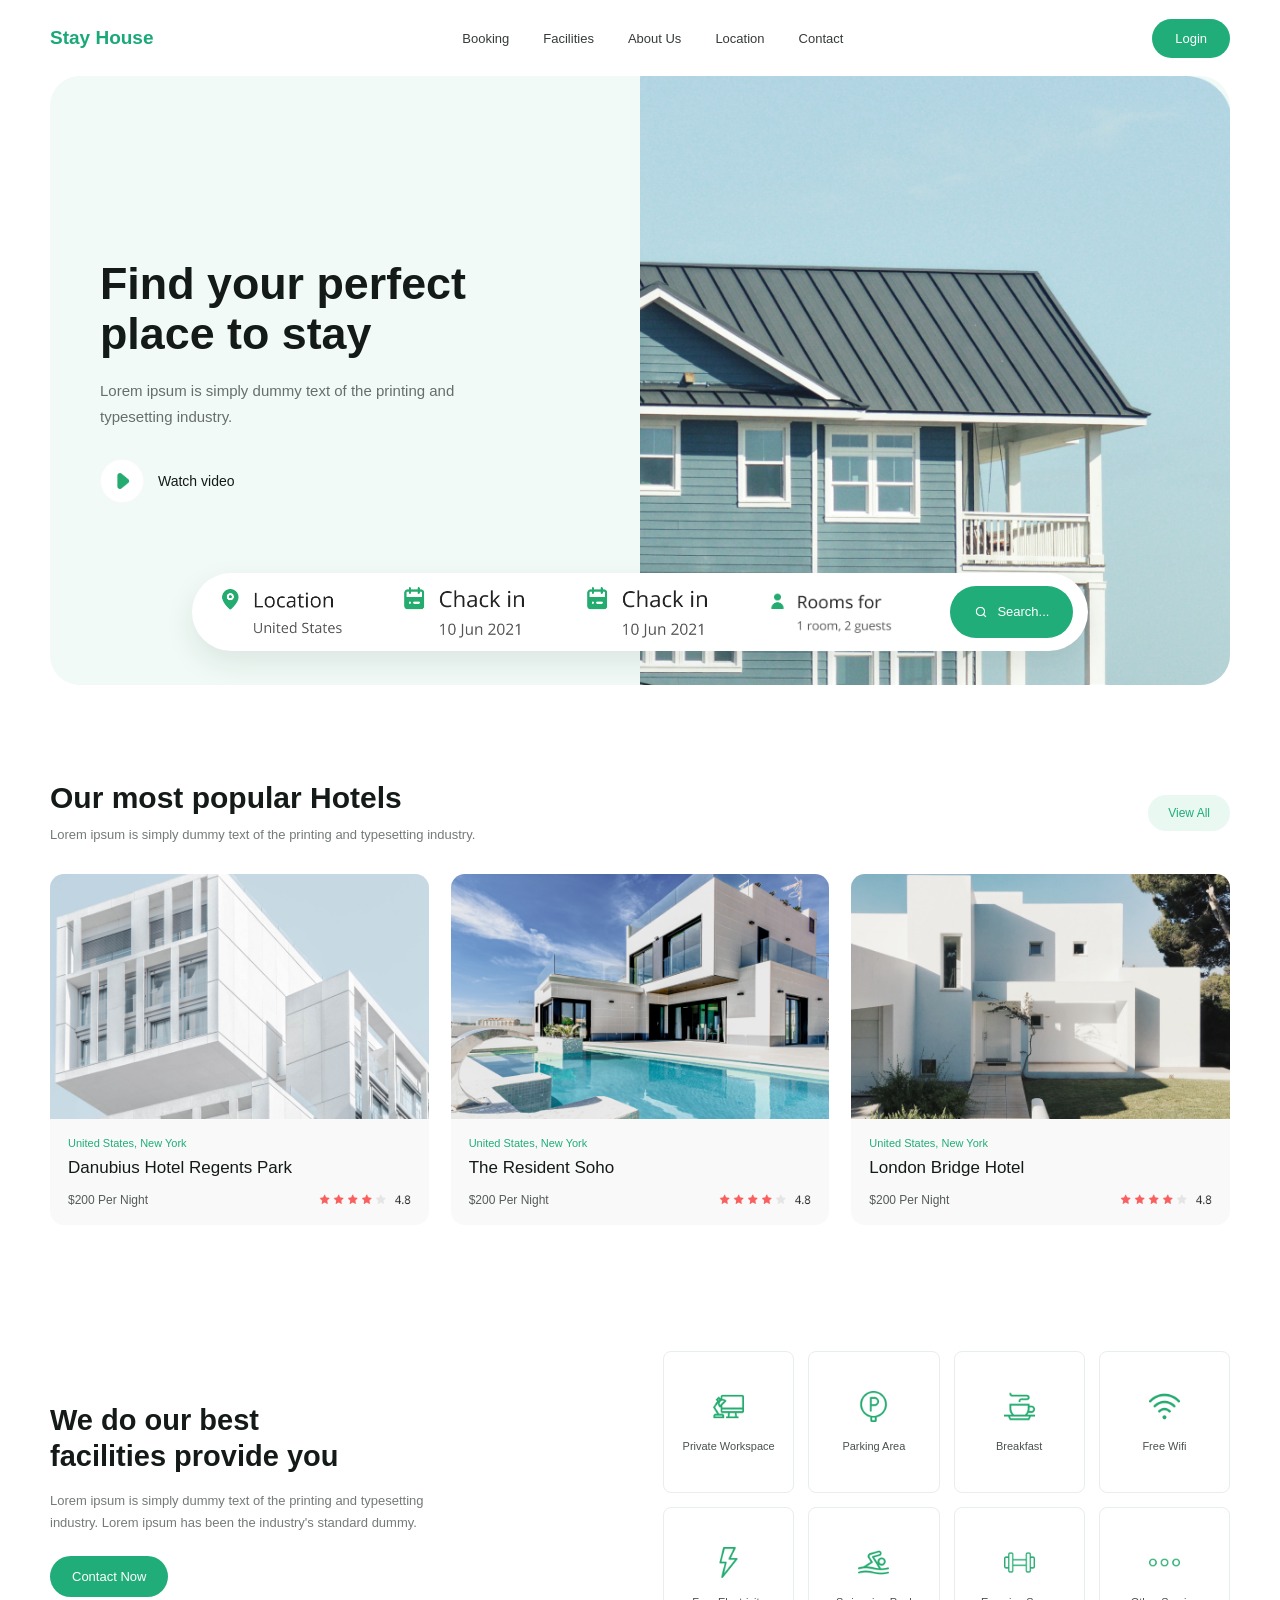
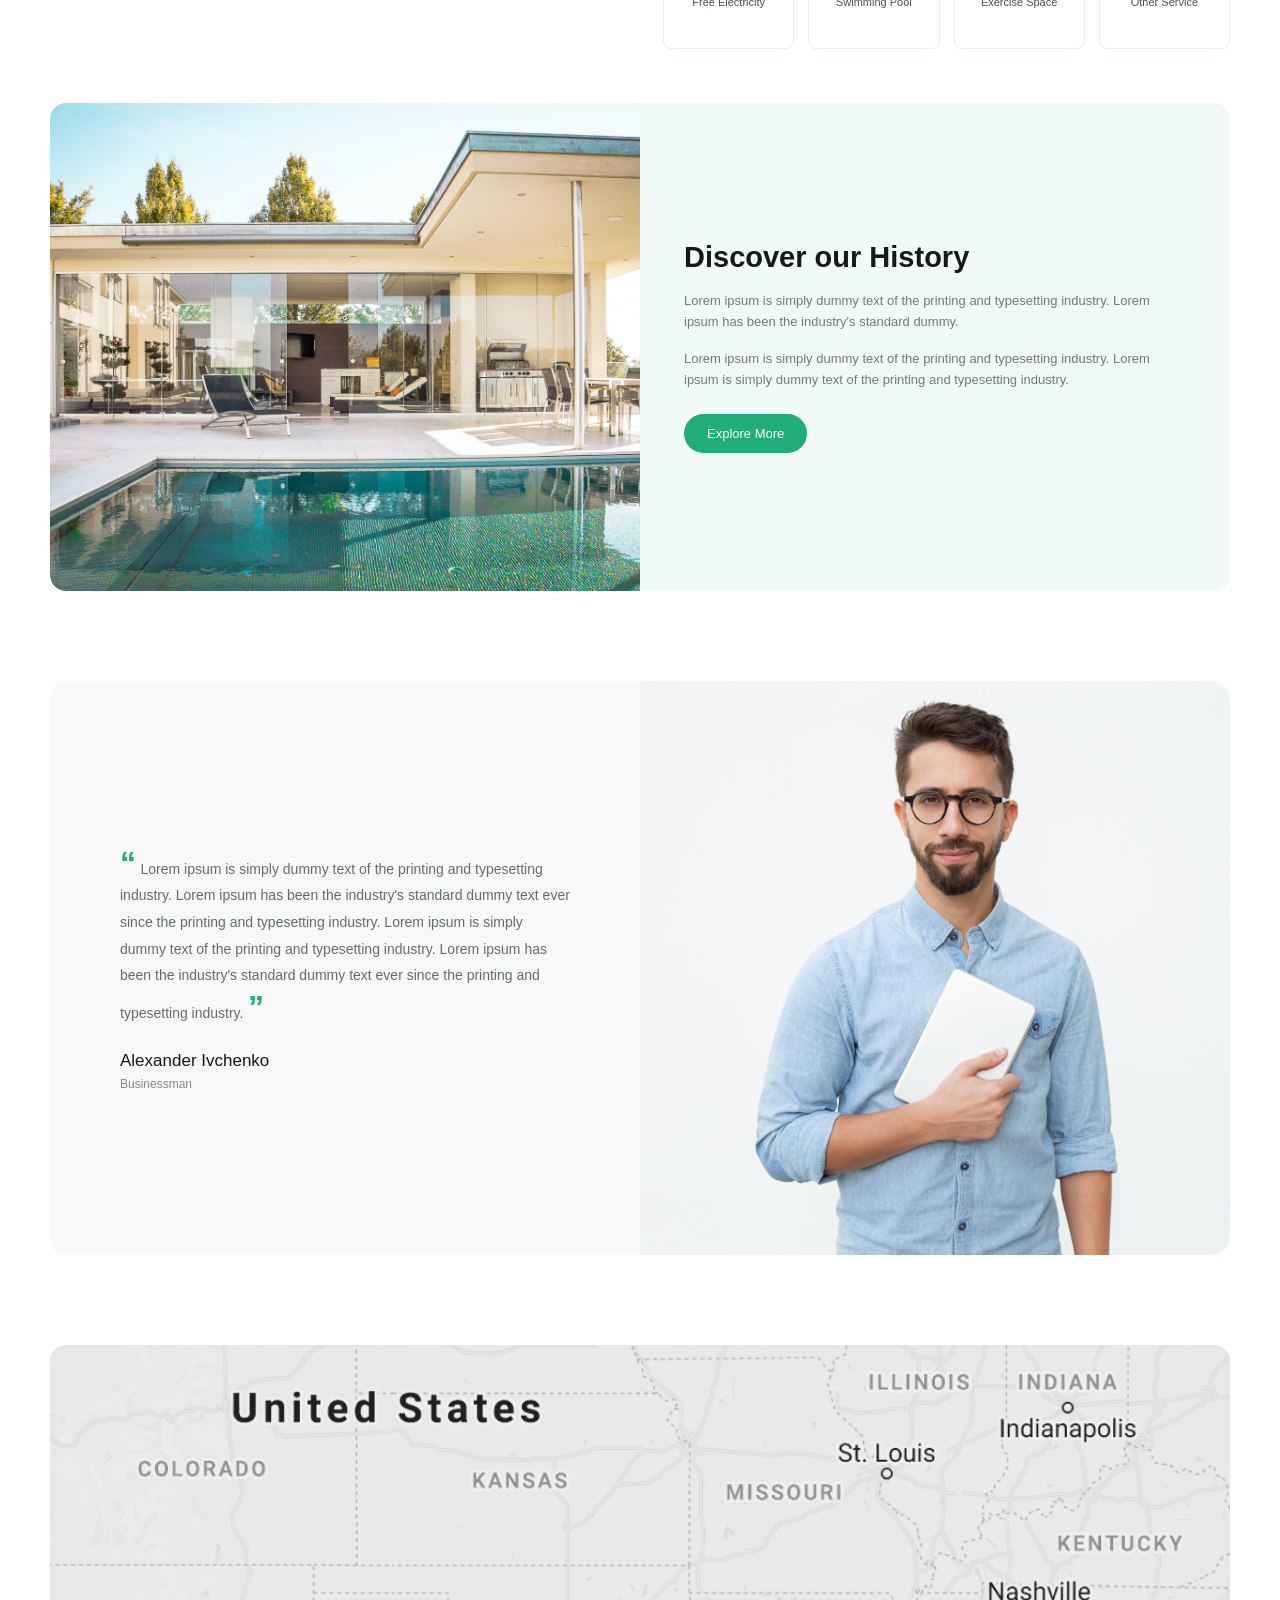
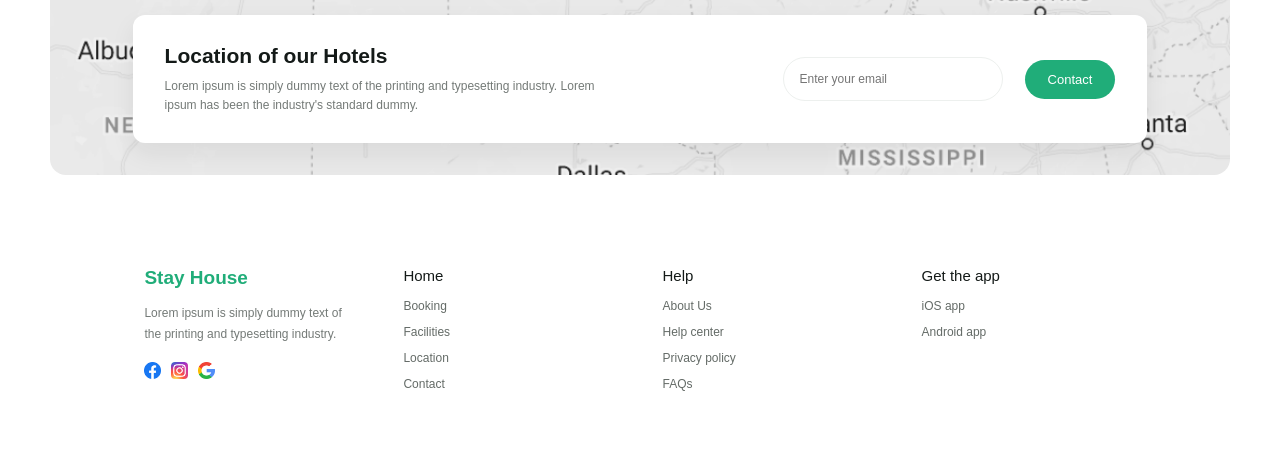
<file: work.html>
<!DOCTYPE html>
<html lang="en">
<head>
  <meta charset="UTF-8">
  <meta name="viewport" content="width=device-width, initial-scale=1.0">
  <title>Stay House</title>
  <link rel="stylesheet" href="stile.css">
</head>
<body>
  <div class="саҳифа">
    <div class="сарлавҳа">
      <div class="нишона">Stay House</div>
      <div class="меню">
        <div class="пайванд">Booking</div>
        <div class="пайванд">Facilities</div>
        <div class="пайванд">About Us</div>
        <div class="пайванд">Location</div>
        <div class="пайванд">Contact</div>
      </div>
      <button class="ворид">Login</button>
    </div>

    <div class="аввал">
      <div class="матниАввал">
        <h1 class="сарлавҳаиАввал">Find your perfect<br>place to stay</h1>
        <p class="тавсифиАввал">Lorem ipsum is simply dummy text of the printing and typesetting industry.</p>
        <div class="намоиш">
          <img class="тугмаиНавозиш" src="image copy 5.png" alt="">
          <p class="матниНавозиш">Watch video</p>
        </div>
      </div>
      <div class="аксиАввал">
        <img class="хона" src="image.png" alt="A blue house by the coast">
      </div>
      <div class="ҷустуҷӯ">
        <div class="майдон">
          <img class="тасвирМайдон" src="image copy.png" alt="Location, United States">
        </div>
        <div class="майдон">
          <img class="тасвирМайдон" src="image copy 2.png" alt="Check in, 10 Jun 2021">
        </div>
        <div class="майдон">
          <img class="тасвирМайдон" src="image copy 2.png" alt="Check in, 10 Jun 2021">
        </div>
        <div class="майдон">
          <img class="тасвирМайдон" src="image copy 3.png" alt="Rooms for, 1 room, 2 guests">
        </div>
        <button class="ҷустуҷӯТугма">
          <img class="иконаиҶустуҷӯ" src="image copy 4.png" alt="">
          Search...
        </button>
      </div>
    </div>

    <div class="меҳмонхонаҳо">
      <div class="сарлавҳаиБахш">
        <div>
          <h2 class="унвониБахш">Our most popular Hotels</h2>
          <p class="тавсифиБахш">Lorem ipsum is simply dummy text of the printing and typesetting industry.</p>
        </div>
        <button class="ҳама">View All</button>
      </div>
      <div class="кортҳо">
        <div class="корт">
          <img class="аксиКорт" src="image copy 6.png" alt="Modern white hotel">
          <div class="матниКорт">
            <p class="номиМинтақа">United States, New York</p>
            <h3 class="номиМеҳмонхона">Danubius Hotel Regents Park</h3>
            <div class="ҷузъиётиКорт">
              <p class="нарх">$200 Per Night</p>
              <img class="баҳо" src="image copy 9.png" alt="Rated 4.8 out of 5">
            </div>
          </div>
        </div>
        <div class="корт">
          <img class="аксиКорт" src="image copy 7.png" alt="Modern hotel beside a swimming pool">
          <div class="матниКорт">
            <p class="номиМинтақа">United States, New York</p>
            <h3 class="номиМеҳмонхона">The Resident Soho</h3>
            <div class="ҷузъиётиКорт">
              <p class="нарх">$200 Per Night</p>
              <img class="баҳо" src="image copy 9.png" alt="Rated 4.8 out of 5">
            </div>
          </div>
        </div>
        <div class="корт">
          <img class="аксиКорт" src="image copy 8.png" alt="White villa with a garden">
          <div class="матниКорт">
            <p class="номиМинтақа">United States, New York</p>
            <h3 class="номиМеҳмонхона">London Bridge Hotel</h3>
            <div class="ҷузъиётиКорт">
              <p class="нарх">$200 Per Night</p>
              <img class="баҳо" src="image copy 9.png" alt="Rated 4.8 out of 5">
            </div>
          </div>
        </div>
      </div>
    </div>

    <div class="имкониятҳо">
      <div class="матниИмконият">
        <h2 class="унвониИмконият">We do our best<br>facilities provide you</h2>
        <p class="тавсифиИмконият">Lorem ipsum is simply dummy text of the printing and typesetting industry. Lorem ipsum has been the industry's standard dummy.</p>
        <button class="тамос">Contact Now</button>
      </div>
      <div class="рӯйхатиИмконият">
        <div class="имконият">
          <img class="иконаиИмконият" src="image copy 10.png" alt="">
          <p class="номиИмконият">Private Workspace</p>
        </div>
        <div class="имконият">
          <img class="иконаиИмконият" src="image copy 11.png" alt="">
          <p class="номиИмконият">Parking Area</p>
        </div>
        <div class="имконият">
          <img class="иконаиИмконият" src="image copy 12.png" alt="">
          <p class="номиИмконият">Breakfast</p>
        </div>
        <div class="имконият">
          <img class="иконаиИмконият" src="image copy 13.png" alt="">
          <p class="номиИмконият">Free Wifi</p>
        </div>
        <div class="имконият">
          <img class="иконаиИмконият" src="image copy 14.png" alt="">
          <p class="номиИмконият">Free Electricity</p>
        </div>
        <div class="имконият">
          <img class="иконаиИмконият" src="image copy 15.png" alt="">
          <p class="номиИмконият">Swimming Pool</p>
        </div>
        <div class="имконият">
          <img class="иконаиИмконият" src="image copy 16.png" alt="">
          <p class="номиИмконият">Exercise Space</p>
        </div>
        <div class="имконият">
          <img class="иконаиИмконият" src="image copy 17.png" alt="">
          <p class="номиИмконият">Other Service</p>
        </div>
      </div>
    </div>

    <div class="таърих">
      <img class="аксиТаърих" src="image copy 18.png" alt="A sunny hotel with a swimming pool">
      <div class="матниТаърих">
        <h2 class="унвониТаърих">Discover our History</h2>
        <p class="тавсифиТаърих">Lorem ipsum is simply dummy text of the printing and typesetting industry. Lorem ipsum has been the industry's standard dummy.</p>
        <p class="тавсифиТаърих">Lorem ipsum is simply dummy text of the printing and typesetting industry. Lorem ipsum is simply dummy text of the printing and typesetting industry.</p>
        <button class="бештар">Explore More</button>
      </div>
    </div>

    <div class="назар">
      <div class="матниНазар">
        <p class="иқтибос">“</p>
        <p class="тавсифиНазар">Lorem ipsum is simply dummy text of the printing and typesetting industry. Lorem ipsum has been the industry's standard dummy text ever since the printing and typesetting industry. Lorem ipsum is simply dummy text of the printing and typesetting industry. Lorem ipsum has been the industry's standard dummy text ever since the printing and typesetting industry.</p>
        <p class="иқтибосПоён">”</p>
        <h3 class="номиМизоҷ">Alexander Ivchenko</h3>
        <p class="вазифа">Businessman</p>
      </div>
      <img class="аксиМизоҷ" src="image copy 19.png" alt="Map of the United States">
    </div>

    <div class="харита">
      <img class="аксиХарита" src="image copy 20.png" alt="A hotel guest">
      <div class="кортХарита">
        <div class="матниХарита">
          <h2 class="унвониХарита">Location of our Hotels</h2>
          <p class="тавсифиХарита">Lorem ipsum is simply dummy text of the printing and typesetting industry. Lorem ipsum has been the industry's standard dummy.</p>
        </div>
        <input class="воридХарита" type="text" placeholder="Enter your email">
        <button class="тамосХарита">Contact</button>
      </div>
    </div>

    <div class="поён">
      <div class="брендПоён">
        <h2 class="номиПоён">Stay House</h2>
        <p class="тавсифиПоён">Lorem ipsum is simply dummy text of the printing and typesetting industry.</p>
        <div class="шабакаҳо">
          <img class="нишонаиШабака" src="image copy 23.png" alt="Facebook">
          <img class="нишонаиШабака" src="image copy 21.png" alt="Instagram">
          <img class="нишонаиШабака" src="image copy 22.png" alt="Google">
        </div>
      </div>
      <div class="сутун">
        <h3 class="унвониСутун">Home</h3>
        <p class="пайвандиПоён">Booking</p>
        <p class="пайвандиПоён">Facilities</p>
        <p class="пайвандиПоён">Location</p>
        <p class="пайвандиПоён">Contact</p>
      </div>
      <div class="сутун">
        <h3 class="унвониСутун">Help</h3>
        <p class="пайвандиПоён">About Us</p>
        <p class="пайвандиПоён">Help center</p>
        <p class="пайвандиПоён">Privacy policy</p>
        <p class="пайвандиПоён">FAQs</p>
      </div>
      <div class="сутун">
        <h3 class="унвониСутун">Get the app</h3>
        <p class="пайвандиПоён">iOS app</p>
        <p class="пайвандиПоён">Android app</p>
      </div>
    </div>
  </div>
  
</body>
</html>
</file>
<file: stile.css>
* {
  box-sizing: border-box;
}

body {
  margin: 0;
  color: #141a18;
  background: #ffffff;
  font-family: Arial, Helvetica, sans-serif;
}

.саҳифа {
  width: min(100% - 48px, 1180px);
  margin: 0 auto;
}

.сарлавҳа {
  min-height: 76px;
  display: flex;
  flex-wrap: wrap;
  align-items: center;
  justify-content: space-between;
  gap: 24px;
}

.нишона {
  color: #19a978;
  font-size: 19px;
  font-weight: 700;
  text-decoration: none;
}

.меню {
  display: flex;
  flex-wrap: wrap;
  align-items: center;
  justify-content: center;
  gap: 34px;
}

.пайванд {
  color: #363b39;
  font-size: 13px;
  text-decoration: none;
}

.ворид,
.тамос,
.бештар,
.тамосХарита {
  border: 0;
  border-radius: 30px;
  padding: 12px 23px;
  color: #ffffff;
  background: #20ad79;
  font-size: 13px;
}

.аввал {
  min-height: 490px;
  position: relative;
  display: grid;
  grid-template-columns: repeat(auto-fit, minmax(min(100%, 440px), 1fr));
  overflow: hidden;
  border-radius: 30px;
  background: #f1faf6;
}

.матниАввал {
  align-self: center;
  padding: clamp(24px, 4vw, 50px);
}

.сарлавҳаиАввал {
  margin: 0 0 20px;
  font-size: clamp(30px, 3.5vw, 46px);
  line-height: 1.12;
}

.тавсифиАввал {
  max-width: 390px;
  color: #686e6b;
  font-size: 15px;
  line-height: 1.7;
}

.намоиш {
  display: flex;
  align-items: center;
  gap: 14px;
  margin-top: 30px;
}

.тугмаиНавозиш {
  width: 44px;
  height: 44px;
}

.матниНавозиш {
  font-size: 14px;
}

.аксиАввал {
  min-height: 490px;
  overflow: hidden;
}

.хона {
  width: 100%;
  height: 100%;
  object-fit: cover;
  object-position: center;
}

.ҷустуҷӯ {
  position: absolute;
  right: 12%;
  bottom: 34px;
  left: 12%;
  min-height: 78px;
  display: grid;
  grid-template-columns: repeat(4, minmax(0, 1fr)) auto;
  align-items: center;
  gap: 14px;
  padding: 12px 15px 12px 26px;
  border-radius: 45px;
  background: #ffffff;
  box-shadow: 0 12px 30px #152b2418;
}

.майдон {
  display: flex;
  align-items: center;
  gap: 10px;
  min-width: 0;
}

.тасвирМайдон {
  width: 125px;
  height: auto;
  max-width: 100%;
  object-fit: contain;
}

.иконаиМайдон {
  width: 18px;
  height: 18px;
  object-fit: cover;
  object-position: left;
}

.сарлавҳаиМайдон {
  margin: 0 0 4px;
  font-size: 13px;
  font-weight: 600;
}

.матниМайдон {
  margin: 0;
  color: #777e7a;
  font-size: 11px;
}

.ҷустуҷӯТугма {
  min-height: 52px;
  display: flex;
  align-items: center;
  justify-content: center;
  gap: 9px;
  padding: 0 24px;
  border: 0;
  border-radius: 30px;
  color: #ffffff;
  background: #20ad79;
  font-size: 13px;
  white-space: nowrap;
}

.иконаиҶустуҷӯ {
  width: 14px;
  height: 14px;
}

.меҳмонхонаҳо {
  padding: 96px 0 72px;
}

.сарлавҳаиБахш {
  display: flex;
  align-items: center;
  justify-content: space-between;
  gap: 20px;
  margin-bottom: 28px;
}

.унвониБахш {
  margin: 0 0 10px;
  font-size: 30px;
}

.тавсифиБахш {
  max-width: 440px;
  margin: 0;
  color: #747a77;
  font-size: 13px;
  line-height: 1.6;
}

.ҳама {
  padding: 11px 20px;
  border: 0;
  border-radius: 24px;
  color: #20ad79;
  background: #eaf8f2;
  font-size: 12px;
}

.кортҳо {
  display: grid;
  grid-template-columns: repeat(auto-fit, minmax(min(100%, 260px), 1fr));
  gap: 22px;
}

.корт {
  overflow: hidden;
  border-radius: 14px;
  background: #f8f9f8;
}

.аксиКорт {
  display: block;
  width: 100%;
  height: 245px;
  object-fit: cover;
}

.матниКорт {
  padding: 18px;
}

.номиМинтақа {
  margin: 0 0 9px;
  color: #20ad79;
  font-size: 11px;
}

.номиМеҳмонхона {
  margin: 0 0 15px;
  font-size: 17px;
  font-weight: 500;
}

.ҷузъиётиКорт {
  display: flex;
  align-items: center;
  justify-content: space-between;
  gap: 8px;
}

.нарх {
  margin: 0;
  color: #555b58;
  font-size: 12px;
}

.баҳо {
  width: 92px;
  height: auto;
}

.имкониятҳо {
  display: grid;
  grid-template-columns: repeat(auto-fit, minmax(min(100%, 360px), 1fr));
  align-items: center;
  gap: 46px;
  padding: 54px 0;
}

.матниИмконият {
  max-width: 420px;
}

.унвониИмконият {
  margin: 0 0 15px;
  font-size: 29px;
  line-height: 1.25;
}

.тавсифиИмконият {
  margin: 0 0 22px;
  color: #747a77;
  font-size: 13px;
  line-height: 1.7;
}

.тамос {
  padding: 13px 22px;
}

.рӯйхатиИмконият {
  display: grid;
  grid-template-columns: repeat(4, minmax(100px, 1fr));
  gap: 14px;
}

.имконият {
  min-height: 142px;
  display: flex;
  flex-direction: column;
  align-items: center;
  justify-content: center;
  gap: 18px;
  border: 1px solid #e8eeeb;
  border-radius: 8px;
  background: #ffffff;
}

.иконаиИмконият {
  width: 31px;
  height: 31px;
  object-fit: contain;
}

.номиИмконият {
  margin: 0;
  color: #4a514e;
  font-size: 11px;
  text-align: center;
}

.таърих {
  min-height: 390px;
  display: grid;
  grid-template-columns: repeat(auto-fit, minmax(min(100%, 380px), 1fr));
  overflow: hidden;
  border-radius: 16px;
  background: #f1faf6;
}

.аксиТаърих {
  width: 100%;
  height: 100%;
  min-height: 390px;
  object-fit: cover;
}

.матниТаърих {
  align-self: center;
  padding: 44px;
}

.унвониТаърих {
  margin: 0 0 16px;
  font-size: 29px;
}

.тавсифиТаърих {
  margin: 0 0 15px;
  color: #747a77;
  font-size: 13px;
  line-height: 1.65;
}

.бештар {
  margin-top: 8px;
}

.назар {
  min-height: 360px;
  display: grid;
  grid-template-columns: repeat(auto-fit, minmax(min(100%, 380px), 1fr));
  overflow: hidden;
  margin: 90px 0;
  border-radius: 16px;
  background: #f7f8f8;
}

.матниНазар {
  align-self: center;
  padding: 46px 70px;
}

.иқтибос,
.иқтибосПоён {
  display: inline;
  color: #20ad79;
  font-size: 32px;
  font-weight: 700;
}

.тавсифиНазар {
  display: inline;
  color: #666d69;
  font-size: 14px;
  line-height: 1.9;
}

.номиМизоҷ {
  margin: 25px 0 6px;
  font-size: 17px;
  font-weight: 500;
}

.вазифа {
  margin: 0;
  color: #858b88;
  font-size: 12px;
}

.аксиМизоҷ {
  width: 100%;
  height: 100%;
  min-height: 360px;
  object-fit: cover;
  object-position: center top;
}

.харита {
  position: relative;
  min-height: 430px;
  margin-bottom: 72px;
}

.аксиХарита {
  width: 100%;
  height: 430px;
  display: block;
  object-fit: cover;
  border-radius: 16px;
}

.кортХарита {
  position: absolute;
  right: 7%;
  bottom: 32px;
  left: 7%;
  min-height: 128px;
  display: flex;
  flex-wrap: wrap;
  align-items: center;
  gap: 22px;
  padding: 24px 32px;
  border-radius: 12px;
  background: #ffffff;
  box-shadow: 0 10px 24px #17231d12;
}

.матниХарита {
  flex: 1;
}

.унвониХарита {
  margin: 0 0 9px;
  font-size: 21px;
}

.тавсифиХарита {
  max-width: 460px;
  margin: 0;
  color: #747a77;
  font-size: 12px;
  line-height: 1.6;
}

.воридХарита {
  width: 220px;
  padding: 14px 16px;
  border: 1px solid #edf0ee;
  border-radius: 24px;
  font-size: 12px;
}

.поён {
  display: grid;
  grid-template-columns: repeat(auto-fit, minmax(150px, 1fr));
  gap: 45px;
  padding: 20px 8% 60px;
}

.брендПоён {
  max-width: 280px;
}

.номиПоён {
  margin: 0 0 14px;
  color: #20ad79;
  font-size: 19px;
}

.тавсифиПоён {
  margin: 0 0 18px;
  color: #747a77;
  font-size: 12px;
  line-height: 1.7;
}

.шабакаҳо {
  display: flex;
  align-items: center;
  gap: 10px;
}

.нишонаиШабака {
  width: 17px;
  height: 17px;
  object-fit: contain;
}

.сутун {
  display: flex;
  flex-direction: column;
  gap: 12px;
}

.унвониСутун {
  margin: 0 0 3px;
  font-size: 15px;
  font-weight: 500;
}

.пайвандиПоён {
  margin: 0;
  color: #646b67;
  font-size: 12px;
}
</file>
